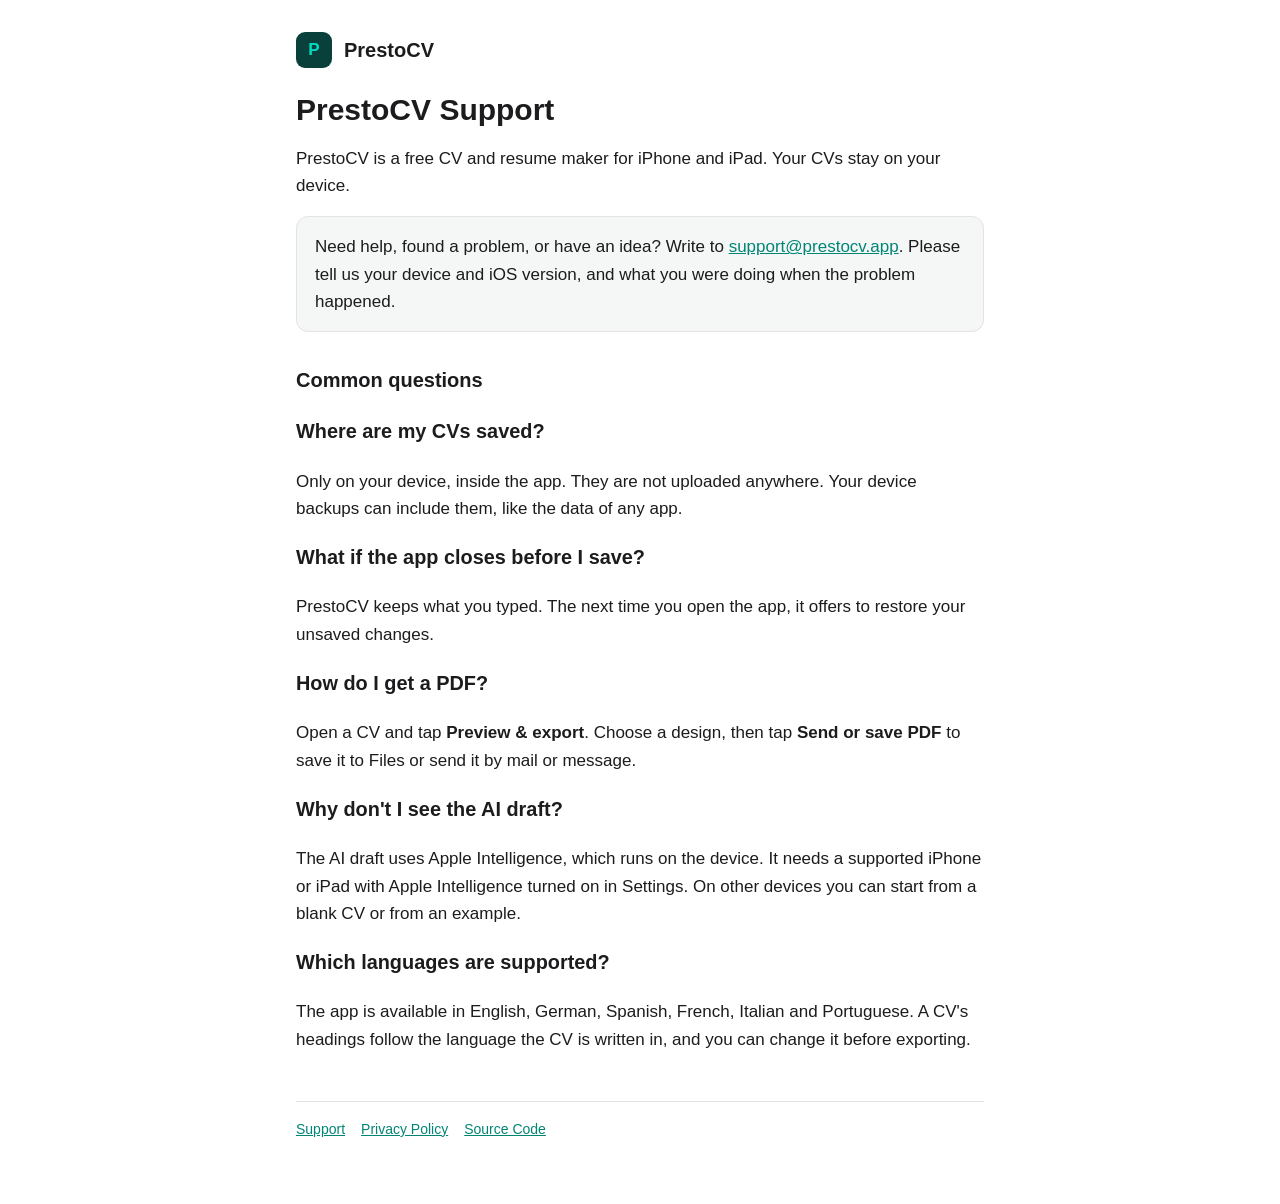
<file: index.html>
<!doctype html>
<html lang="en">
<head>
<meta charset="utf-8">
<meta name="viewport" content="width=device-width, initial-scale=1">
<title>PrestoCV – Support</title>
<meta name="description" content="Help for PrestoCV, the free CV and resume maker for iPhone and iPad.">
<link rel="stylesheet" href="style.css">
<link rel="canonical" href="https://prestocv.app/">
</head>
<body>
<main>
<header><span class="mark" aria-hidden="true">P</span><a href="./">PrestoCV</a></header>

<h1>PrestoCV Support</h1>
<p>PrestoCV is a free CV and resume maker for iPhone and iPad. Your CVs stay on your device.</p>

<div class="panel">
Need help, found a problem, or have an idea? Write to <a href="mailto:support@prestocv.app">support@prestocv.app</a>. Please tell us your device and iOS version, and what you were doing when the problem happened.
</div>

<h2>Common questions</h2>

<h3>Where are my CVs saved?</h3>
<p>Only on your device, inside the app. They are not uploaded anywhere. Your device backups can include them, like the data of any app.</p>

<h3>What if the app closes before I save?</h3>
<p>PrestoCV keeps what you typed. The next time you open the app, it offers to restore your unsaved changes.</p>

<h3>How do I get a PDF?</h3>
<p>Open a CV and tap <strong>Preview &amp; export</strong>. Choose a design, then tap <strong>Send or save PDF</strong> to save it to Files or send it by mail or message.</p>

<h3>Why don't I see the AI draft?</h3>
<p>The AI draft uses Apple Intelligence, which runs on the device. It needs a supported iPhone or iPad with Apple Intelligence turned on in Settings. On other devices you can start from a blank CV or from an example.</p>

<h3>Which languages are supported?</h3>
<p>The app is available in English, German, Spanish, French, Italian and Portuguese. A CV's headings follow the language the CV is written in, and you can change it before exporting.</p>

<footer><a href="./">Support</a><a href="privacy.html">Privacy Policy</a><a href="source.html">Source Code</a></footer>
</main>
</body>
</html>
</file>
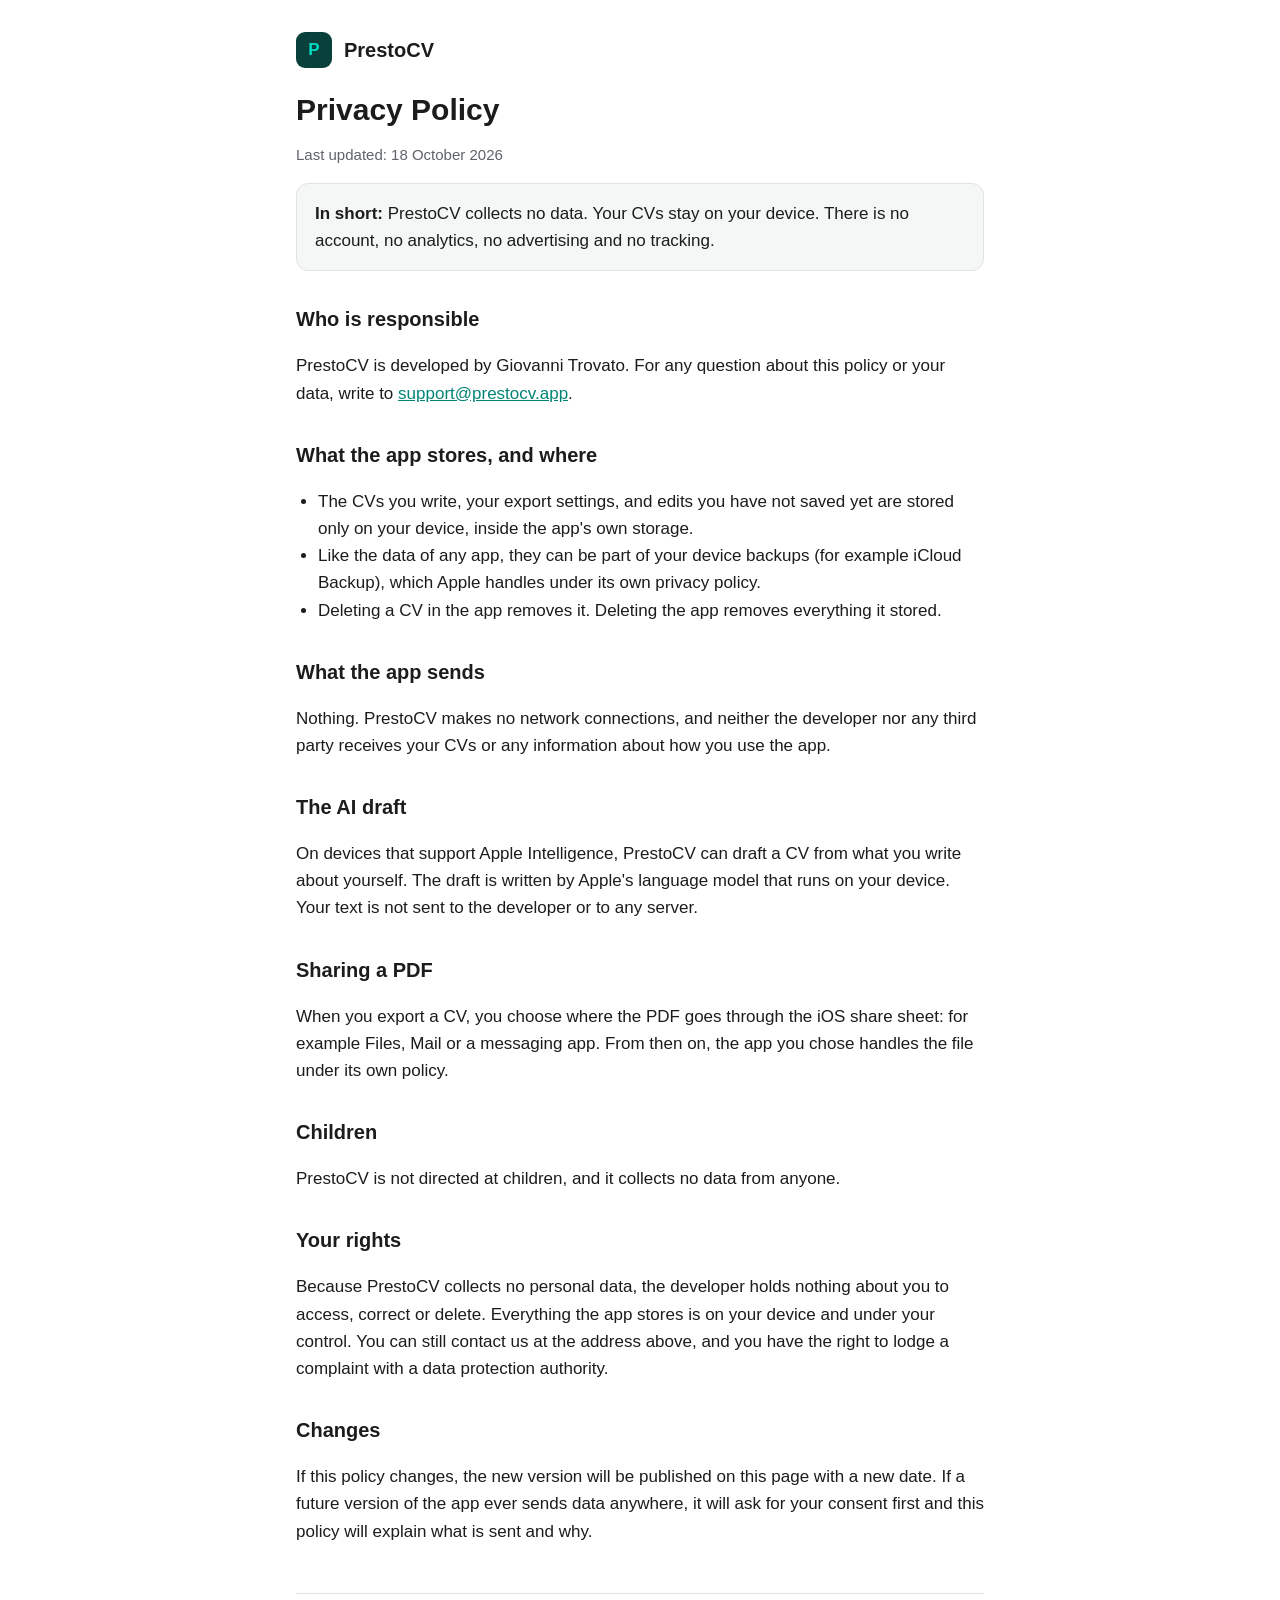
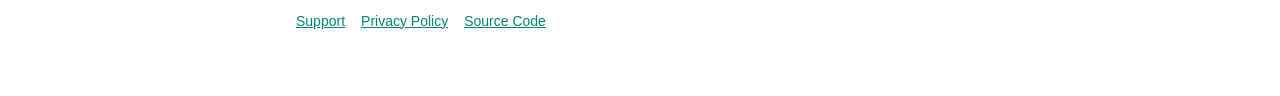
<file: privacy.html>
<!doctype html>
<html lang="en">
<head>
<meta charset="utf-8">
<meta name="viewport" content="width=device-width, initial-scale=1">
<title>PrestoCV – Privacy Policy</title>
<meta name="description" content="PrestoCV collects no data. Your CVs stay on your device.">
<link rel="stylesheet" href="style.css">
<link rel="canonical" href="https://prestocv.app/privacy.html">
</head>
<body>
<main>
<header><span class="mark" aria-hidden="true">P</span><a href="./">PrestoCV</a></header>

<h1>Privacy Policy</h1>
<p class="muted">Last updated: 18 October 2026</p>

<div class="panel">
<strong>In short:</strong> PrestoCV collects no data. Your CVs stay on your device. There is no account, no analytics, no advertising and no tracking.
</div>

<h2>Who is responsible</h2>
<p>PrestoCV is developed by Giovanni Trovato. For any question about this policy or your data, write to <a href="mailto:support@prestocv.app">support@prestocv.app</a>.</p>

<h2>What the app stores, and where</h2>
<ul>
<li>The CVs you write, your export settings, and edits you have not saved yet are stored only on your device, inside the app's own storage.</li>
<li>Like the data of any app, they can be part of your device backups (for example iCloud Backup), which Apple handles under its own privacy policy.</li>
<li>Deleting a CV in the app removes it. Deleting the app removes everything it stored.</li>
</ul>

<h2>What the app sends</h2>
<p>Nothing. PrestoCV makes no network connections, and neither the developer nor any third party receives your CVs or any information about how you use the app.</p>

<h2>The AI draft</h2>
<p>On devices that support Apple Intelligence, PrestoCV can draft a CV from what you write about yourself. The draft is written by Apple's language model that runs on your device. Your text is not sent to the developer or to any server.</p>

<h2>Sharing a PDF</h2>
<p>When you export a CV, you choose where the PDF goes through the iOS share sheet: for example Files, Mail or a messaging app. From then on, the app you chose handles the file under its own policy.</p>

<h2>Children</h2>
<p>PrestoCV is not directed at children, and it collects no data from anyone.</p>

<h2>Your rights</h2>
<p>Because PrestoCV collects no personal data, the developer holds nothing about you to access, correct or delete. Everything the app stores is on your device and under your control. You can still contact us at the address above, and you have the right to lodge a complaint with a data protection authority.</p>

<h2>Changes</h2>
<p>If this policy changes, the new version will be published on this page with a new date. If a future version of the app ever sends data anywhere, it will ask for your consent first and this policy will explain what is sent and why.</p>

<footer><a href="./">Support</a><a href="privacy.html">Privacy Policy</a><a href="source.html">Source Code</a></footer>
</main>
</body>
</html>
</file>
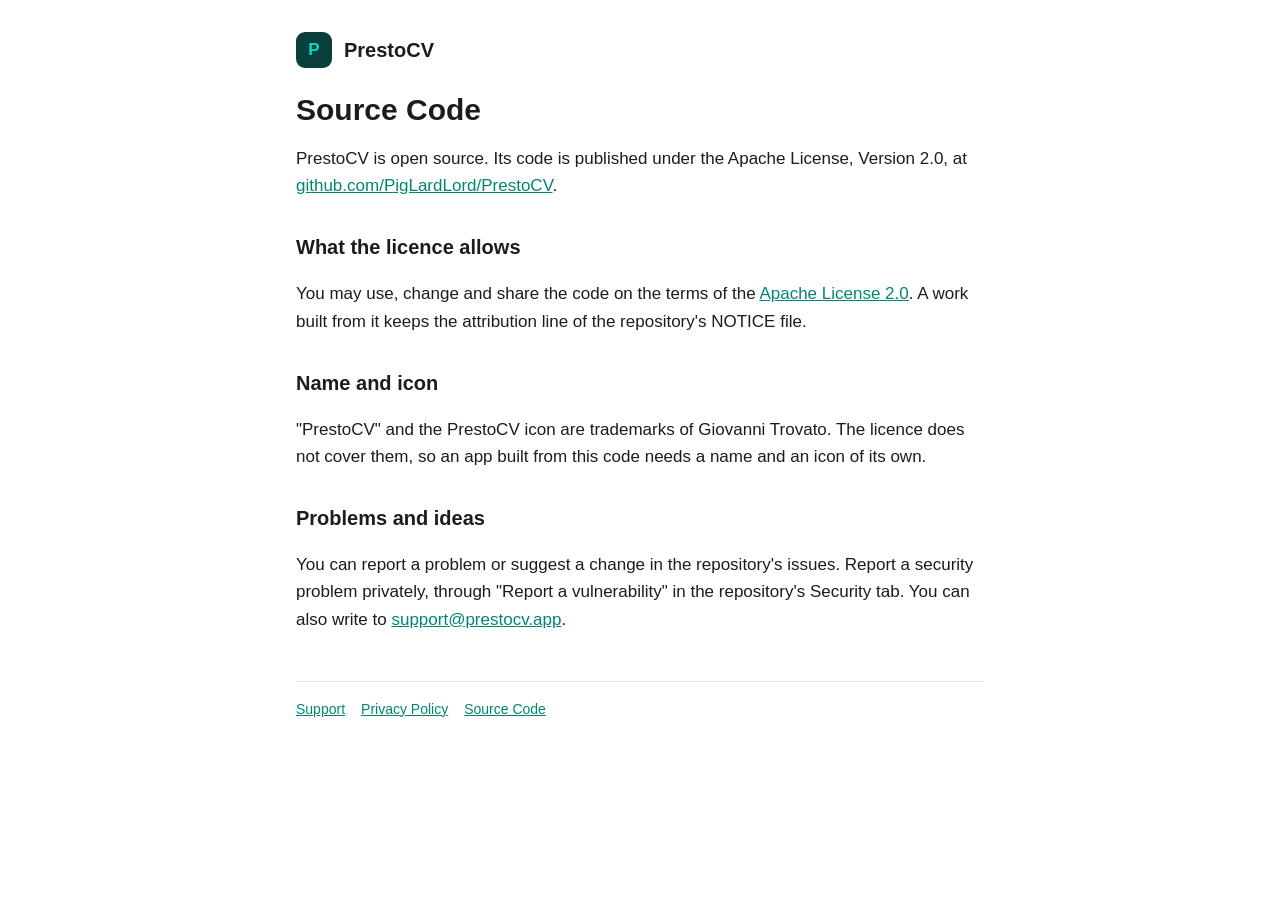
<file: source.html>
<!doctype html>
<html lang="en">
<head>
<meta charset="utf-8">
<meta name="viewport" content="width=device-width, initial-scale=1">
<title>PrestoCV – Source Code</title>
<meta name="description" content="PrestoCV is open source under the Apache License 2.0.">
<link rel="stylesheet" href="style.css">
<link rel="canonical" href="https://prestocv.app/source.html">
</head>
<body>
<main>
<header><span class="mark" aria-hidden="true">P</span><a href="./">PrestoCV</a></header>

<h1>Source Code</h1>
<p>PrestoCV is open source. Its code is published under the Apache License, Version 2.0, at <a href="https://github.com/PigLardLord/PrestoCV">github.com/PigLardLord/PrestoCV</a>.</p>

<h2>What the licence allows</h2>
<p>You may use, change and share the code on the terms of the <a href="https://www.apache.org/licenses/LICENSE-2.0">Apache License 2.0</a>. A work built from it keeps the attribution line of the repository's NOTICE file.</p>

<h2>Name and icon</h2>
<p>"PrestoCV" and the PrestoCV icon are trademarks of Giovanni Trovato. The licence does not cover them, so an app built from this code needs a name and an icon of its own.</p>

<h2>Problems and ideas</h2>
<p>You can report a problem or suggest a change in the repository's issues. Report a security problem privately, through "Report a vulnerability" in the repository's Security tab. You can also write to <a href="mailto:support@prestocv.app">support@prestocv.app</a>.</p>

<footer><a href="./">Support</a><a href="privacy.html">Privacy Policy</a><a href="source.html">Source Code</a></footer>
</main>
</body>
</html>
</file>
<file: style.css>
:root {
  --bg: #ffffff;
  --text: #1c1c1e;
  --muted: #5f6368;
  --accent: #008575;
  --rule: #e3e3e6;
  --panel: #f4f7f6;
}
@media (prefers-color-scheme: dark) {
  :root {
    --bg: #111414;
    --text: #f2f2f2;
    --muted: #a5adab;
    --accent: #00dac3;
    --rule: #2a302f;
    --panel: #1a201f;
  }
}
* { box-sizing: border-box; }
body {
  margin: 0;
  background: var(--bg);
  color: var(--text);
  font: 17px/1.6 -apple-system, BlinkMacSystemFont, "Segoe UI", Roboto, Helvetica, Arial, sans-serif;
}
main { max-width: 720px; margin: 0 auto; padding: 32px 16px 64px; }
header { display: flex; align-items: center; gap: 12px; margin-bottom: 24px; }
header a { color: inherit; text-decoration: none; font-weight: 700; font-size: 20px; }
.mark { width: 36px; height: 36px; border-radius: 9px; background: #0a403b; color: #00dac3; display: grid; place-items: center; font-weight: 800; }
h1 { font-size: 30px; line-height: 1.2; margin: 8px 0 4px; }
h2 { font-size: 20px; margin: 32px 0 8px; }
p, li { color: var(--text); }
.muted { color: var(--muted); font-size: 15px; }
a { color: var(--accent); }
.panel { background: var(--panel); border: 1px solid var(--rule); border-radius: 12px; padding: 16px 18px; margin: 16px 0; }
ul { padding-left: 22px; }
footer { border-top: 1px solid var(--rule); margin-top: 48px; padding-top: 16px; font-size: 14px; color: var(--muted); }
footer a { margin-right: 16px; }
</file>
